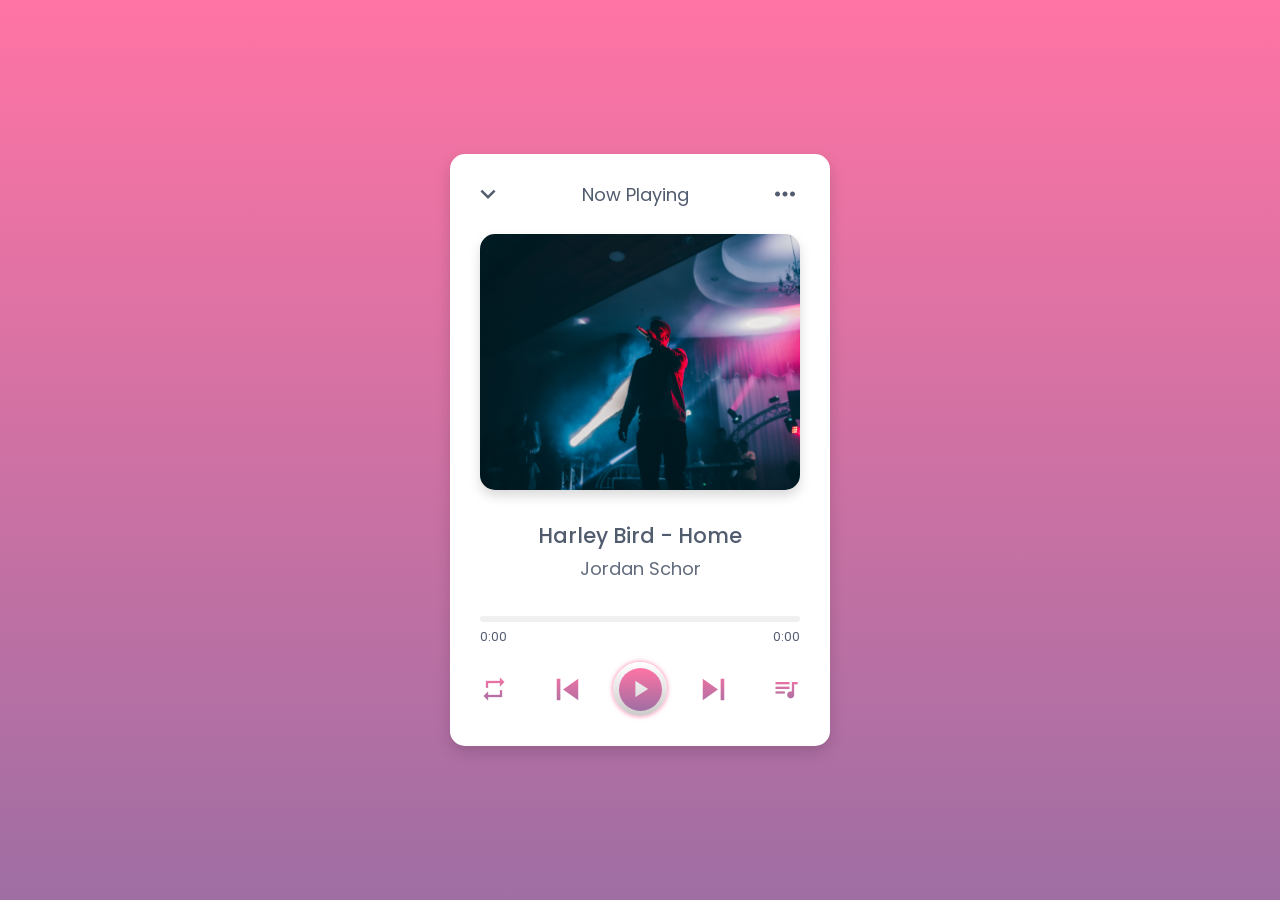
<file: index.html>
<!DOCTYPE html>
<html lang="en">

<head>
    <meta charset="UTF-8">
    <meta name="viewport" content="width=device-width, initial-scale=1.0">

    <title>Music Player</title>

    <!-- CSS -->
   <link rel="stylesheet" href="style.css">
    <!-- Material Icons -->
    <link rel="stylesheet"
        href="https://fonts.googleapis.com/icon?family=Material+Icons">
</head>

<body>

    <div class="wrapper">

        <!-- TOP BAR -->
        <div class="top-bar">

            <i class="material-icons">expand_more</i>

            <span>Now Playing</span>

            <i class="material-icons">more_horiz</i>

        </div>


        <!-- IMAGE -->
        <div class="img-area">

            <img src="" alt="Music Cover">

        </div>


        <!-- SONG DETAILS -->
        <div class="song-details">

            <p class="name">Song Name</p>

            <p class="artist">Artist Name</p>

        </div>


        <!-- PROGRESS -->
        <div class="progress-area">

            <div class="progress-bar"></div>

            <div class="song-timer">

                <span class="current-time">0:00</span>

                <span class="max-duration">0:00</span>

            </div>

        </div>


        <!-- AUDIO -->
        <audio id="main-audio"></audio>


        <!-- CONTROLS -->
        <div class="controls">

            <i id="repeat-plist"
                class="material-icons"
                title="Playlist looped">
                repeat
            </i>


            <i id="prev"
                class="material-icons">
                skip_previous
            </i>


            <div class="play-pause">

                <i class="material-icons play">
                    play_arrow
                </i>

            </div>


            <i id="next"
                class="material-icons">
                skip_next
            </i>


            <i id="more-music"
                class="material-icons">
                queue_music
            </i>

        </div>


        <!-- MUSIC LIST -->
        <div class="music-list">

            <div class="header">

                <div class="row">

                    <i class="list material-icons">
                        queue_music
                    </i>

                    <span>Music List</span>

                </div>


                <i id="close"
                    class="material-icons">
                    close
                </i>

            </div>


            <ul>
                <!-- Songs generated by JavaScript -->
            </ul>

        </div>

    </div>


    <!-- JAVASCRIPT -->

    <script src="JS/music-list.js"></script>
<script src="JS/script.js"></script>

</body>

</html>
</file>
<file: style.css>
@import url('https://fonts.googleapis.com/css2?family=Poppins:wght@200;300;400;500;600;700&display=swap');


* {
    margin: 0;
    padding: 0;
    box-sizing: border-box;
    font-family: "Poppins", sans-serif;
}


*::before,
*::after {
    padding: 0;
    margin: 0;
}


:root {

    --pink: #ff74a4;

    --violet: #9f6ea3;

    --lightblack: #515C6F;

    --white: #ffffff;

    --darkwhite: #cecaca;

    --pinkshadow: #ffcbdd;

    --lightbshadow: rgba(0, 0, 0, 0.15);
}


/* BODY */

body {

    display: flex;

    align-items: center;

    justify-content: center;

    min-height: 100vh;

    background:
        linear-gradient(
            var(--pink) 0%,
            var(--violet) 100%
        );
}


/* PLAYER */

.wrapper {

    width: 380px;

    padding: 25px 30px;

    overflow: hidden;

    position: relative;

    border-radius: 15px;

    background: var(--white);

    box-shadow:
        0px 6px 15px var(--lightbshadow);
}


.wrapper i {

    cursor: pointer;

}


/* FLEX */

.top-bar,
.progress-area .song-timer,
.controls,
.music-list .header,
.music-list ul li {

    display: flex;

    align-items: center;

    justify-content: space-between;
}


/* TOP BAR */

.top-bar i {

    font-size: 30px;

    color: var(--lightblack);
}


.top-bar i:first-child {

    margin-left: -7px;

}


.top-bar span {

    font-size: 18px;

    margin-left: -3px;

    color: var(--lightblack);

}


/* IMAGE */

.img-area {

    width: 100%;

    height: 256px;

    overflow: hidden;

    margin-top: 25px;

    border-radius: 15px;

    box-shadow:
        0px 6px 12px var(--lightbshadow);

}


.img-area img {

    width: 100%;

    height: 100%;

    object-fit: cover;

}


/* SONG DETAILS */

.song-details {

    text-align: center;

    margin: 30px 0;

}


.song-details p {

    color: var(--lightblack);

}


.song-details .name {

    font-size: 21px;

    font-weight: 500;

}


.song-details .artist {

    font-size: 18px;

    opacity: 0.9;

    line-height: 35px;

}


/* PROGRESS AREA */

.progress-area {

    height: 6px;

    width: 100%;

    border-radius: 50px;

    background: #f0f0f0;

    cursor: pointer;

}


.progress-area .progress-bar {

    height: inherit;

    width: 0%;

    position: relative;

    border-radius: inherit;

    background:
        linear-gradient(
            90deg,
            var(--pink) 0%,
            var(--violet) 100%
        );

}


.progress-bar::before {

    content: "";

    position: absolute;

    height: 12px;

    width: 12px;

    border-radius: 50%;

    top: 50%;

    right: -5px;

    z-index: 2;

    opacity: 0;

    pointer-events: none;

    transform: translateY(-50%);

    background: inherit;

    transition: opacity 0.2s ease;

}


.progress-area:hover .progress-bar::before {

    opacity: 1;

}


/* TIMER */

.progress-area .song-timer {

    margin-top: 5px;

}


.song-timer span {

    font-size: 13px;

    color: var(--lightblack);

}


/* CONTROLS */

.controls {

    margin: 40px 0 5px 0;

}


.controls i {

    font-size: 28px;

    user-select: none;

    background:
        linear-gradient(
            var(--pink) 0%,
            var(--violet) 100%
        );

    background-clip: text;

    -webkit-background-clip: text;

    -webkit-text-fill-color: transparent;

}


.controls i:nth-child(2),
.controls i:nth-child(4) {

    font-size: 43px;

}


.controls #prev {

    margin-right: -13px;

}


.controls #next {

    margin-left: -13px;

}


/* PLAY BUTTON */

.controls .play-pause {

    height: 54px;

    width: 54px;

    display: flex;

    cursor: pointer;

    align-items: center;

    justify-content: center;

    border-radius: 50%;

    background:
        linear-gradient(
            var(--white) 0%,
            var(--darkwhite) 100%
        );

    box-shadow:
        0px 0px 5px var(--pink);

}


.play-pause::before {

    position: absolute;

    content: "";

    height: 43px;

    width: 43px;

    border-radius: inherit;

    background:
        linear-gradient(
            var(--pink) 0%,
            var(--violet) 100%
        );

}


.play-pause i {

    height: 43px;

    width: 43px;

    line-height: 43px;

    text-align: center;

    background: inherit;

    background-clip: text;

    -webkit-background-clip: text;

    -webkit-text-fill-color: transparent;

    position: absolute;

}


/* MUSIC LIST */

.music-list {

    position: absolute;

    background: var(--white);

    width: 100%;

    left: 0;

    bottom: -55%;

    opacity: 0;

    pointer-events: none;

    z-index: 5;

    padding: 15px 30px;

    border-radius: 15px;

    box-shadow:
        0px -5px 10px rgba(0, 0, 0, 0.1);

    transition:
        all 0.15s ease-out;

}


.music-list.show {

    bottom: 0;

    opacity: 1;

    pointer-events: auto;

}


/* HEADER */

.music-list .header {

    width: 100%;

}


.header .row {

    display: flex;

    align-items: center;

    font-size: 19px;

    color: var(--lightblack);

}


.header .row i {

    cursor: default;

}


.header .row span {

    margin-left: 5px;

}


.header #close {

    font-size: 22px;

    color: var(--lightblack);

}


/* LIST */

.music-list ul {

    margin: 10px 0;

    max-height: 260px;

    overflow: auto;

}


.music-list ul::-webkit-scrollbar {

    width: 0;

}


.music-list ul li {

    list-style: none;

    display: flex;

    cursor: pointer;

    padding-bottom: 10px;

    margin-bottom: 5px;

    color: var(--lightblack);

    border-bottom: 1px solid #E5E5E5;

}


.music-list ul li:last-child {

    border-bottom: 0;

}


.music-list ul li .row {

    display: block;

}


.music-list ul li .row span {

    font-size: 17px;

}


.music-list ul li .row p {

    font-size: 13px;

    opacity: 0.9;

}


ul li .audio-duration {

    font-size: 16px;

}


/* PLAYING SONG */

ul li.playing {

    pointer-events: none;

    color: var(--violet);

}


/* MOBILE */

@media screen and (max-width: 450px) {

    .wrapper {

        width: 95%;

        padding: 20px;

    }


    .img-area {

        height: 250px;

    }

}
</file>
